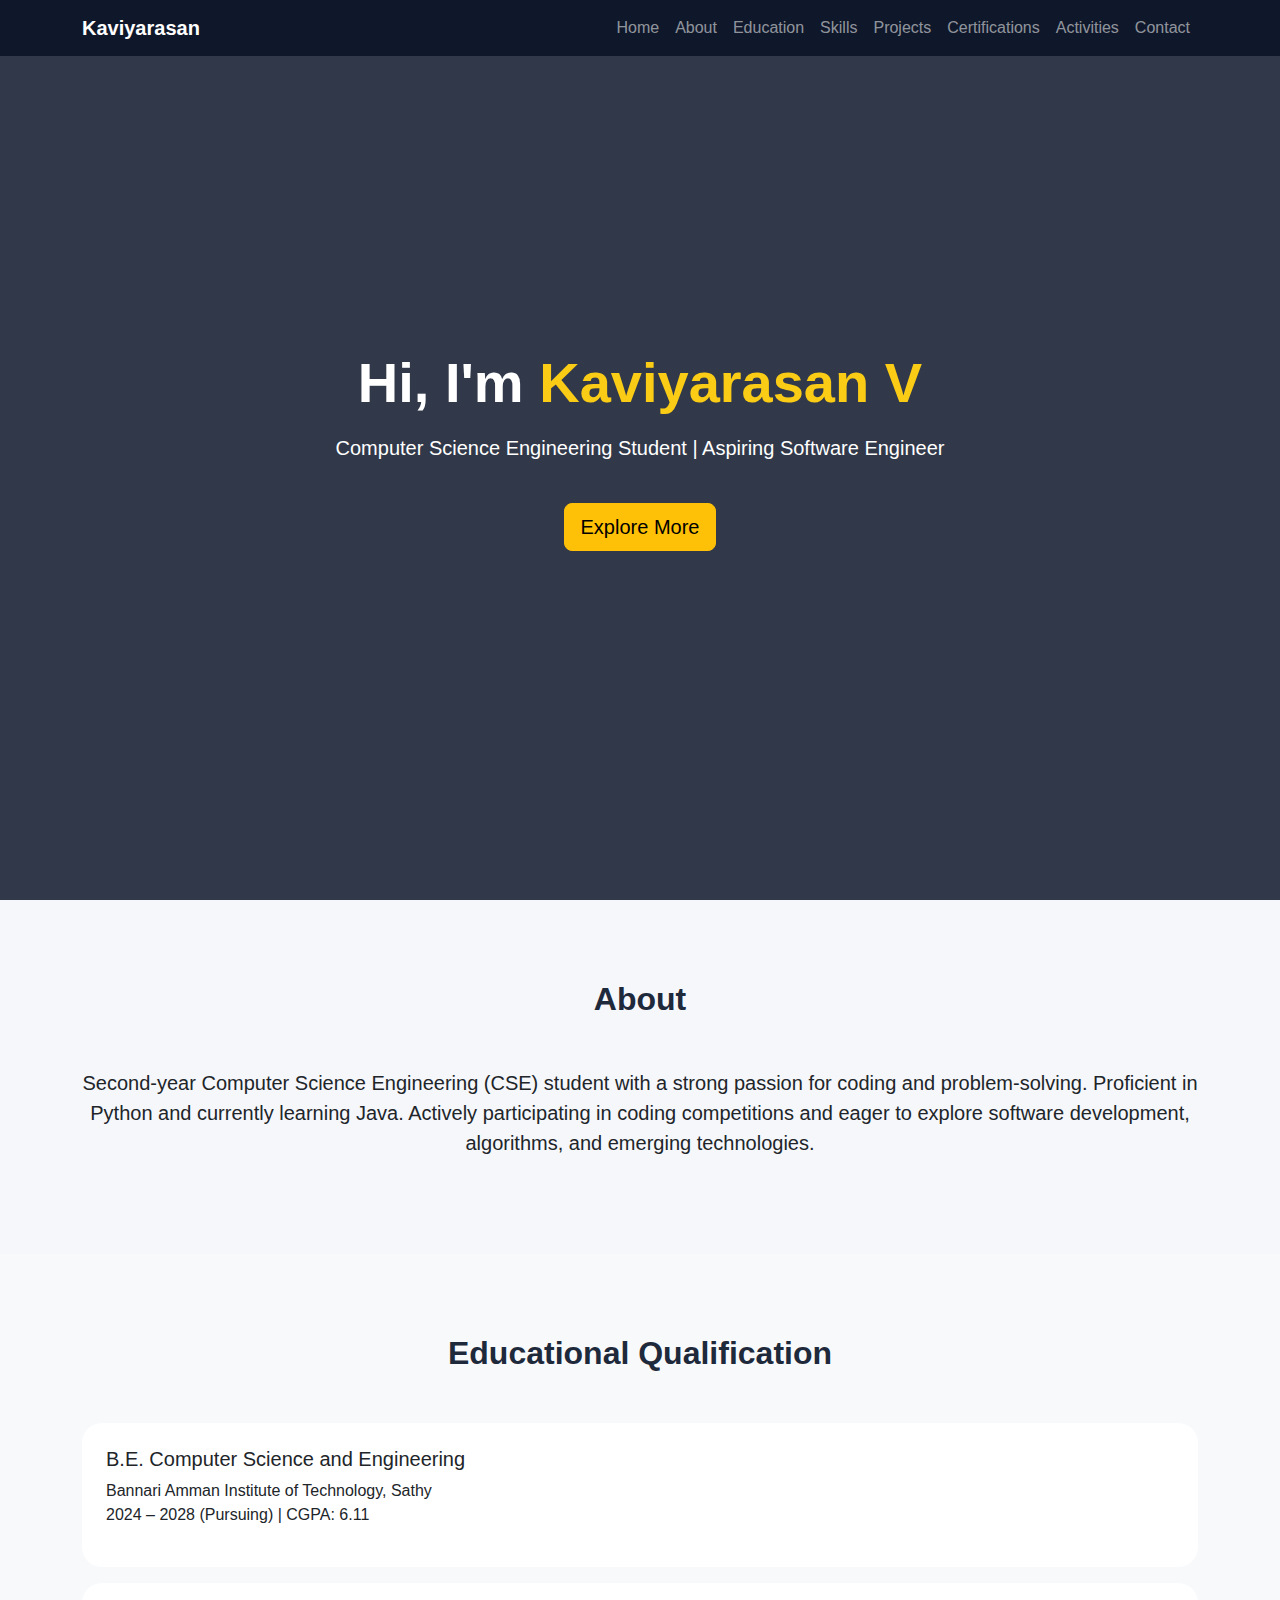
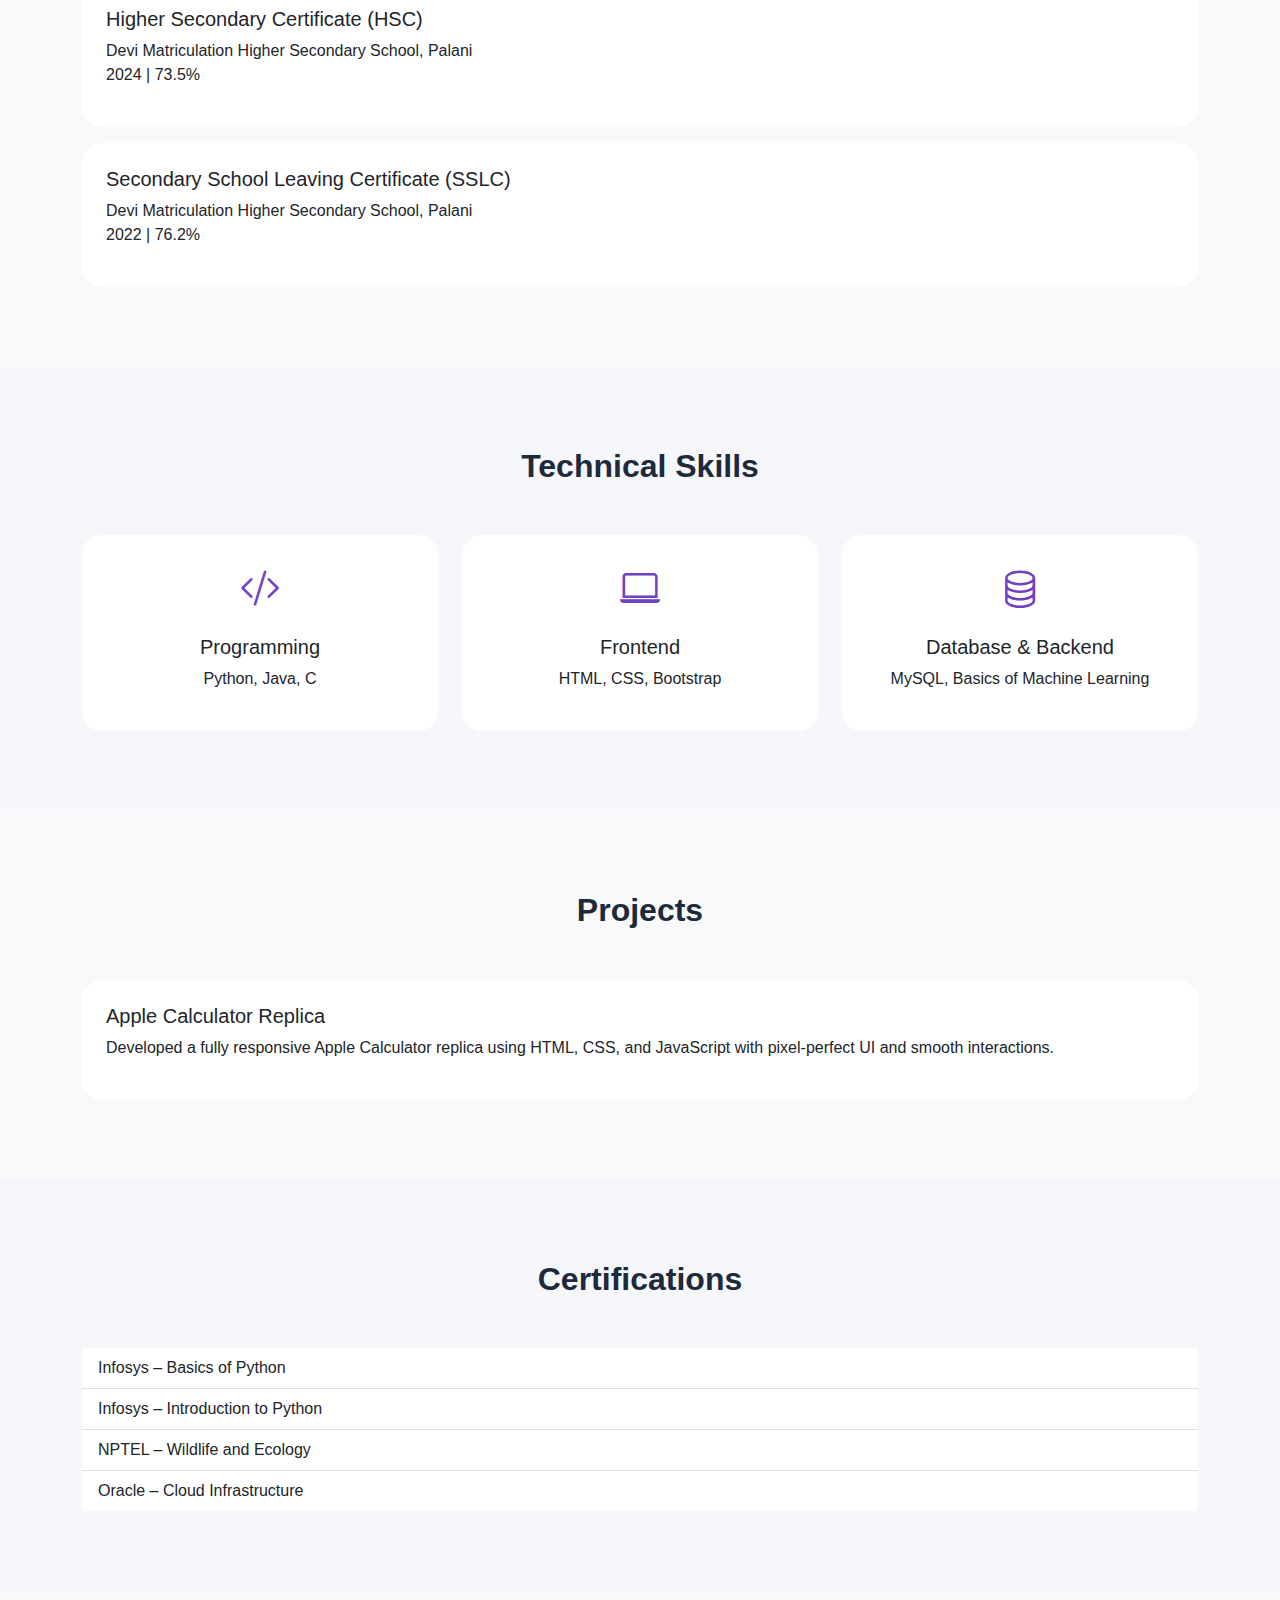
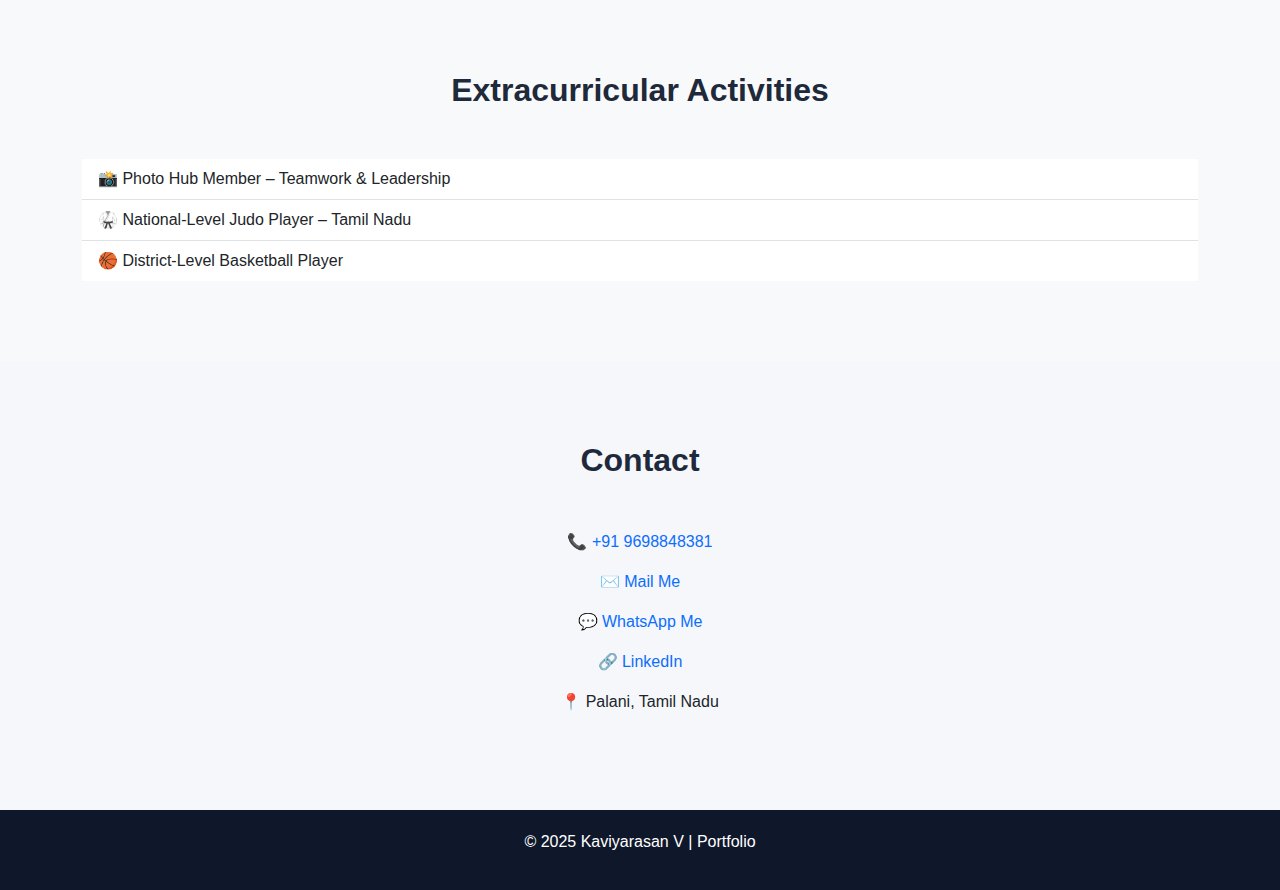
<file: index.html>
<!DOCTYPE html>
<html lang="en">
<head>
<meta charset="UTF-8">
<title>Kaviyarasan V | Portfolio</title>
<meta name="viewport" content="width=device-width, initial-scale=1.0">

<!-- Bootstrap -->
<link href="https://cdn.jsdelivr.net/npm/bootstrap@5.3.2/dist/css/bootstrap.min.css" rel="stylesheet">

<!-- Icons -->
<link href="https://cdn.jsdelivr.net/npm/bootstrap-icons/font/bootstrap-icons.css" rel="stylesheet">

<!-- Custom CSS -->
<link rel="stylesheet" href="style.css">
</head>

<body>

<!-- NAVBAR -->
<nav class="navbar navbar-expand-lg navbar-dark fixed-top">
  <div class="container">
    <a class="navbar-brand fw-bold" href="#">Kaviyarasan</a>
    <button class="navbar-toggler" data-bs-toggle="collapse" data-bs-target="#menu">
      <span class="navbar-toggler-icon"></span>
    </button>
    <div class="collapse navbar-collapse" id="menu">
      <ul class="navbar-nav ms-auto">
        <li class="nav-item"><a class="nav-link" href="#home">Home</a></li>
        <li class="nav-item"><a class="nav-link" href="#about">About</a></li>
        <li class="nav-item"><a class="nav-link" href="#education">Education</a></li>
        <li class="nav-item"><a class="nav-link" href="#skills">Skills</a></li>
        <li class="nav-item"><a class="nav-link" href="#projects">Projects</a></li>
        <li class="nav-item"><a class="nav-link" href="#certifications">Certifications</a></li>
        <li class="nav-item"><a class="nav-link" href="#achievements">Activities</a></li>
        <li class="nav-item"><a class="nav-link" href="#contact">Contact</a></li>
      </ul>
    </div>
  </div>
</nav>

<!-- HERO -->
<section id="home" class="hero">
  <div class="container text-center">
    <h1 class="display-4 fw-bold">
      Hi, I'm <span>Kaviyarasan V</span>
    </h1>
    <p class="lead mt-3">
      Computer Science Engineering Student | Aspiring Software Engineer
    </p>
    <a href="#about" class="btn btn-warning btn-lg mt-4">Explore More</a>
  </div>
</section>

<!-- ABOUT -->
<section id="about">
  <div class="container">
    <div class="section-title">
      <h2>About</h2>
    </div>
    <p class="text-center fs-5">
      Second-year Computer Science Engineering (CSE) student with a strong passion
      for coding and problem-solving. Proficient in Python and currently learning Java.
      Actively participating in coding competitions and eager to explore software
      development, algorithms, and emerging technologies.
    </p>
  </div>
</section>

<!-- EDUCATION -->
<section id="education" class="bg-light">
  <div class="container">
    <div class="section-title">
      <h2>Educational Qualification</h2>
    </div>

    <div class="card p-4 mb-3">
      <h5>B.E. Computer Science and Engineering</h5>
      <p>Bannari Amman Institute of Technology, Sathy<br>
      2024 – 2028 (Pursuing) | CGPA: 6.11</p>
    </div>

    <div class="card p-4 mb-3">
      <h5>Higher Secondary Certificate (HSC)</h5>
      <p>Devi Matriculation Higher Secondary School, Palani<br>
      2024 | 73.5%</p>
    </div>

    <div class="card p-4">
      <h5>Secondary School Leaving Certificate (SSLC)</h5>
      <p>Devi Matriculation Higher Secondary School, Palani<br>
      2022 | 76.2%</p>
    </div>
  </div>
</section>

<!-- SKILLS -->
<section id="skills">
  <div class="container">
    <div class="section-title">
      <h2>Technical Skills</h2>
    </div>

    <div class="row g-4">
      <div class="col-md-4">
        <div class="card p-4 text-center">
          <i class="bi bi-code-slash skill-icon"></i>
          <h5 class="mt-3">Programming</h5>
          <p>Python, Java, C</p>
        </div>
      </div>

      <div class="col-md-4">
        <div class="card p-4 text-center">
          <i class="bi bi-laptop skill-icon"></i>
          <h5 class="mt-3">Frontend</h5>
          <p>HTML, CSS, Bootstrap</p>
        </div>
      </div>

      <div class="col-md-4">
        <div class="card p-4 text-center">
          <i class="bi bi-database skill-icon"></i>
          <h5 class="mt-3">Database & Backend</h5>
          <p>MySQL, Basics of Machine Learning</p>
        </div>
      </div>
    </div>
  </div>
</section>

<!-- PROJECTS -->
<section id="projects" class="bg-light">
  <div class="container">
    <div class="section-title">
      <h2>Projects</h2>
    </div>

    <div class="card p-4">
      <h5>Apple Calculator Replica</h5>
      <p>
        Developed a fully responsive Apple Calculator replica using HTML, CSS,
        and JavaScript with pixel-perfect UI and smooth interactions.
      </p>
    </div>
  </div>
</section>

<!-- CERTIFICATIONS -->
<section id="certifications">
  <div class="container">
    <div class="section-title">
      <h2>Certifications</h2>
    </div>

    <ul class="list-group list-group-flush">
      <li class="list-group-item">Infosys – Basics of Python</li>
      <li class="list-group-item">Infosys – Introduction to Python</li>
      <li class="list-group-item">NPTEL – Wildlife and Ecology</li>
      <li class="list-group-item">Oracle – Cloud Infrastructure</li>
    </ul>
  </div>
</section>

<!-- ACTIVITIES -->
<section id="achievements" class="bg-light">
  <div class="container">
    <div class="section-title">
      <h2>Extracurricular Activities</h2>
    </div>

    <ul class="list-group list-group-flush">
      <li class="list-group-item">📸 Photo Hub Member – Teamwork & Leadership</li>
      <li class="list-group-item">🥋 National-Level Judo Player – Tamil Nadu</li>
      <li class="list-group-item">🏀 District-Level Basketball Player</li>
    </ul>
  </div>
</section>

<!-- CONTACT -->
<section id="contact">
  <div class="container text-center">
    <div class="section-title">
      <h2>Contact</h2>
    </div>

    <p>📞 <a href="tel:+919698848381">+91 9698848381</a></p>
    <p>✉️ <a href="mailto:kaviyarasanv2306@gmail.com">Mail Me</a></p>
    <p>💬 <a href="https://wa.me/919698848381" target="_blank">WhatsApp Me</a></p>
    <p>🔗 <a href="https://www.linkedin.com/in/kaviyasan23" target="_blank">LinkedIn</a></p>
    <p>📍 Palani, Tamil Nadu</p>
  </div>
</section>

<footer>
  <p>© 2025 Kaviyarasan V | Portfolio</p>
</footer>

<script src="https://cdn.jsdelivr.net/npm/bootstrap@5.3.2/dist/js/bootstrap.bundle.min.js"></script>
</body>
</html>
</file>
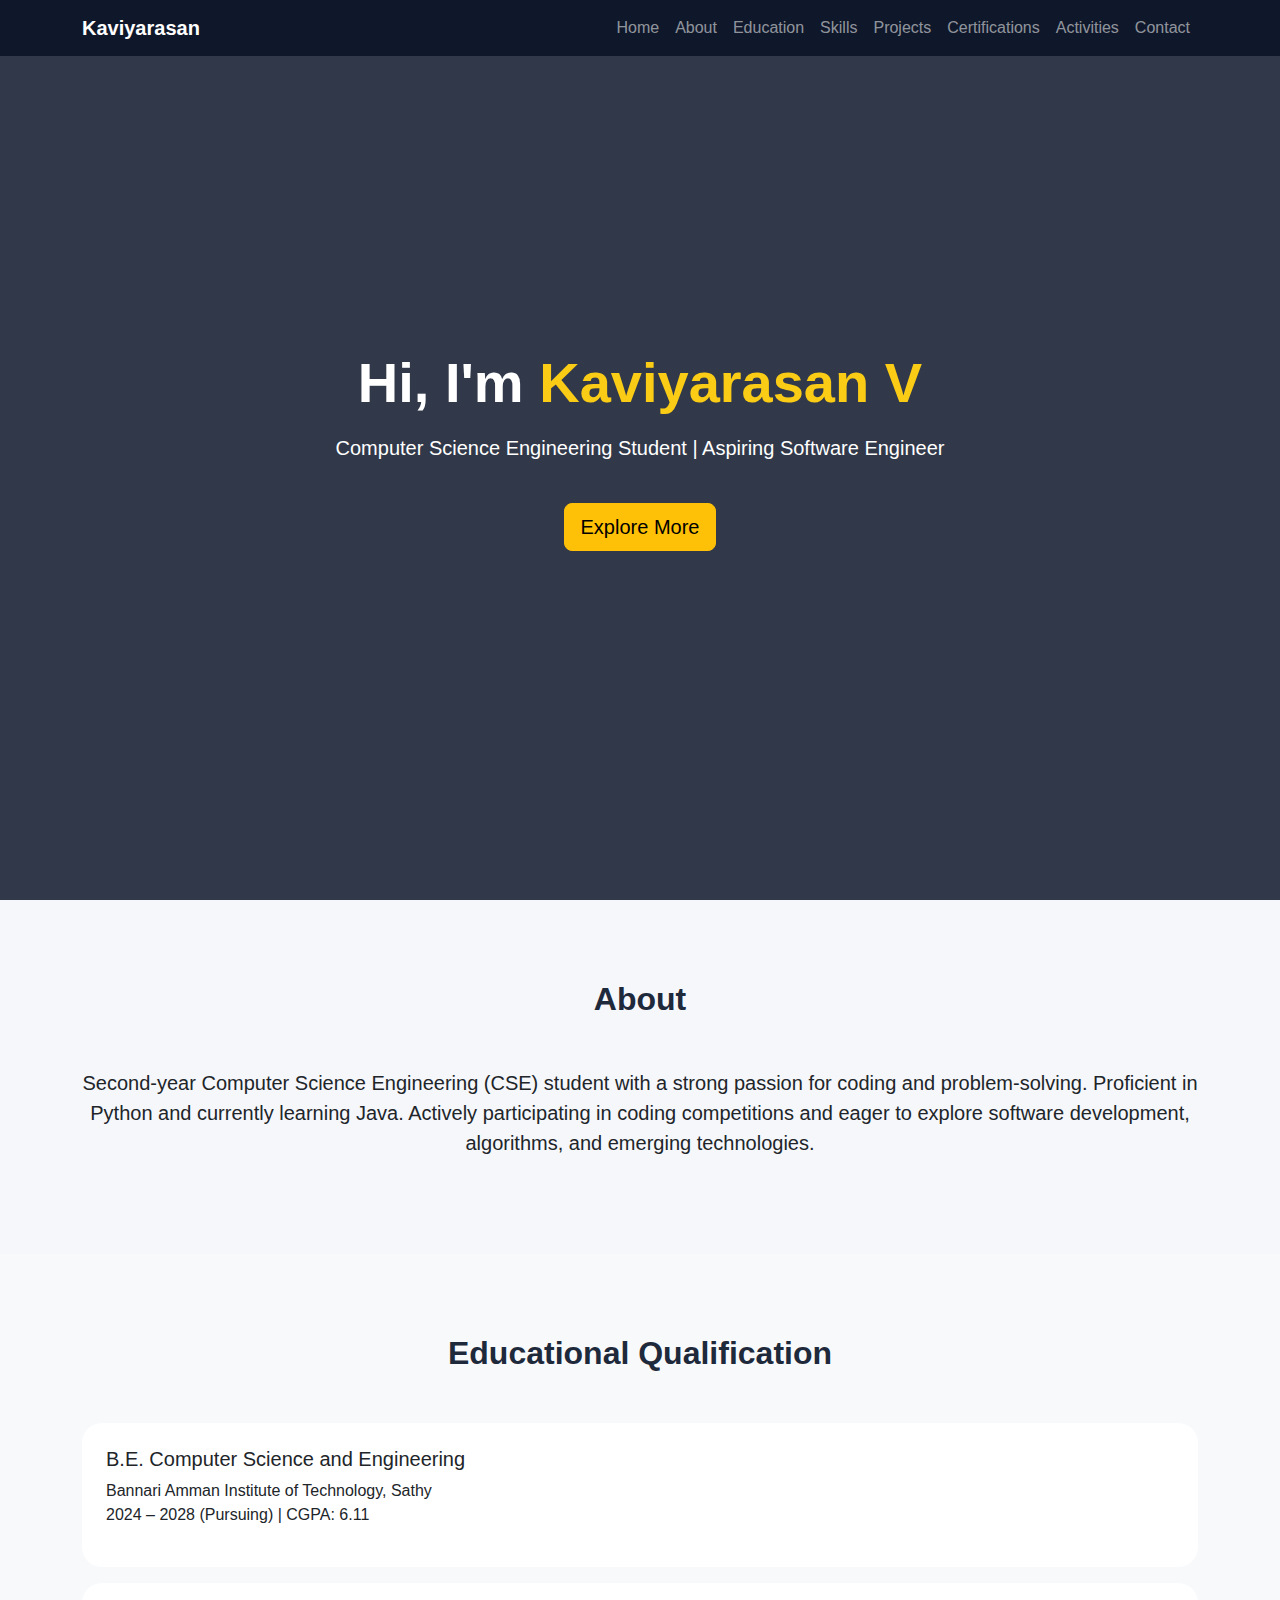
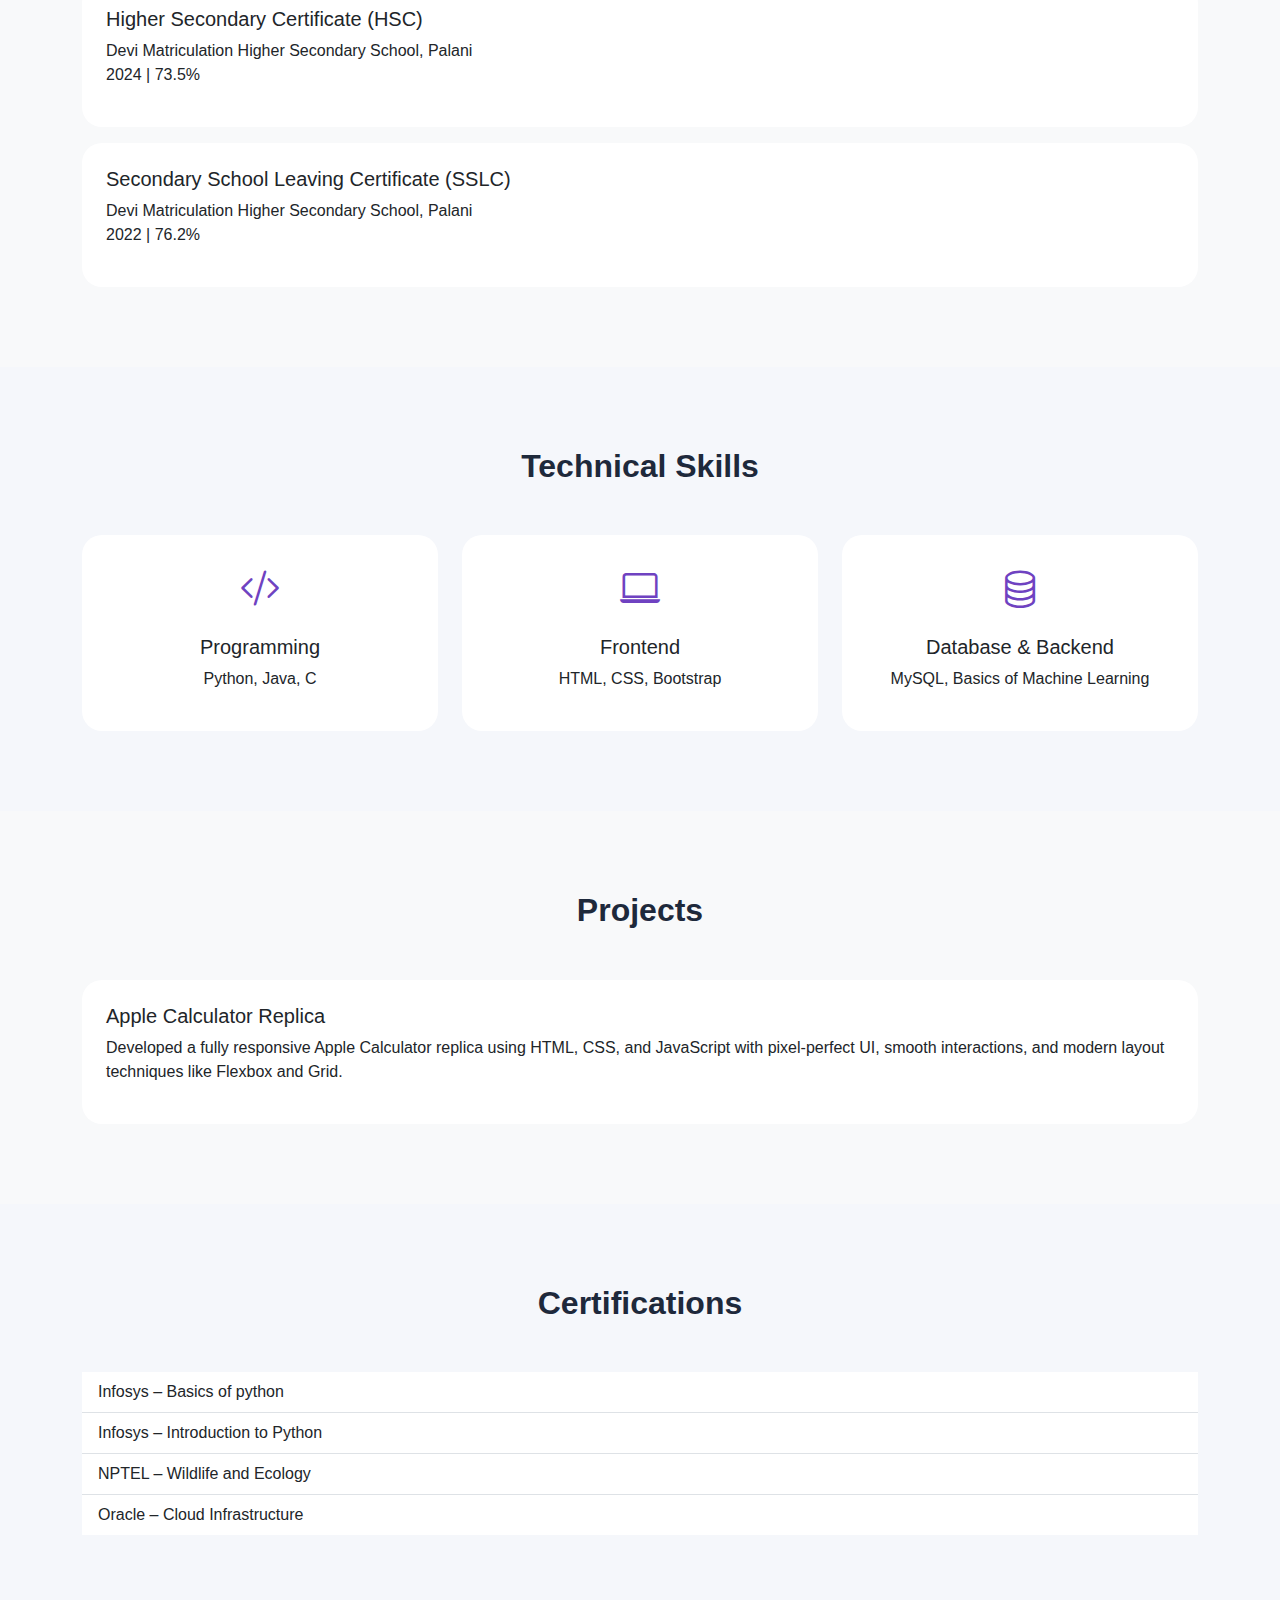
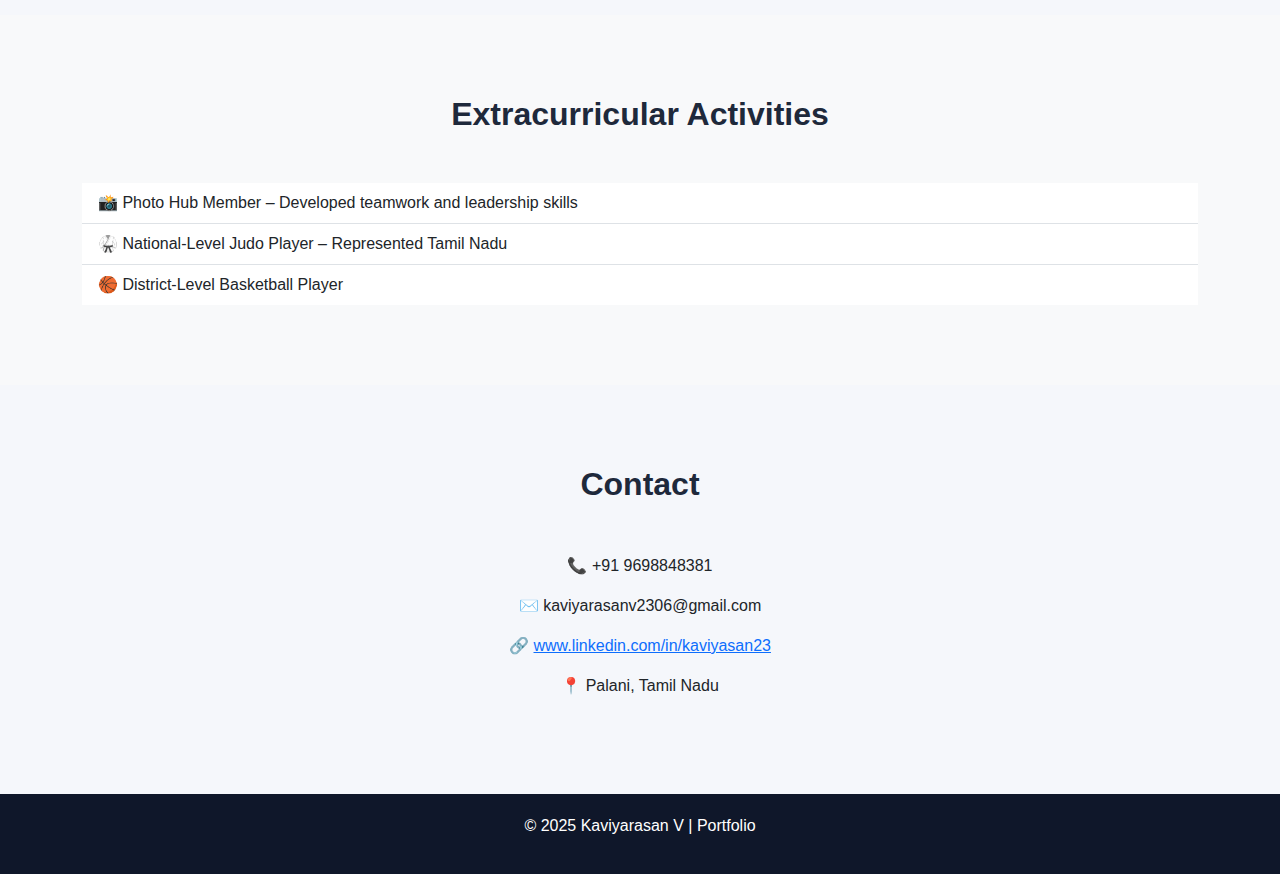
<file: PORTFOLIO 1.html>
<!DOCTYPE html>
<html lang="en">
<head>
<meta charset="UTF-8">
<title>Kaviyarasan V | Portfolio</title>
<meta name="viewport" content="width=device-width, initial-scale=1.0">

<!-- Bootstrap -->
<link href="https://cdn.jsdelivr.net/npm/bootstrap@5.3.2/dist/css/bootstrap.min.css" rel="stylesheet">

<!-- Icons -->
<link href="https://cdn.jsdelivr.net/npm/bootstrap-icons/font/bootstrap-icons.css" rel="stylesheet">

<style>
body {
  scroll-behavior: smooth;
  font-family: 'Segoe UI', sans-serif;
  background: #f5f7fb;
}

/* Navbar */
.navbar {
  background: #0f172a;
}

/* Hero with Coding Background */
.hero {
  min-height: 100vh;
  background:
    linear-gradient(rgba(15,23,42,0.85), rgba(15,23,42,0.85)),
    url("https://images.unsplash.com/photo-1515879218367-8466d910aaa4");
  background-size: cover;
  background-position: center;
  background-attachment: fixed;
  color: #fff;
  display: flex;
  align-items: center;
  text-align: center;
}
.hero h1 span {
  color: #facc15;
}

/* Sections */
section {
  padding: 80px 0;
}
.section-title {
  text-align: center;
  margin-bottom: 50px;
}
.section-title h2 {
  font-weight: bold;
  color: #1e293b;
}

/* Cards */
.card {
  border: none;
  border-radius: 20px;
  transition: 0.3s;
}
.card:hover {
  transform: translateY(-10px);
  box-shadow: 0 15px 30px rgba(0,0,0,0.15);
}

/* Icons */
.skill-icon {
  font-size: 40px;
  color: #6f42c1;
}

/* Footer */
footer {
  background: #0f172a;
  color: #fff;
  text-align: center;
  padding: 20px;
}
</style>
</head>

<body>

<!-- NAVBAR -->
<nav class="navbar navbar-expand-lg navbar-dark fixed-top">
  <div class="container">
    <a class="navbar-brand fw-bold" href="#">Kaviyarasan</a>
    <button class="navbar-toggler" data-bs-toggle="collapse" data-bs-target="#menu">
      <span class="navbar-toggler-icon"></span>
    </button>
    <div class="collapse navbar-collapse" id="menu">
      <ul class="navbar-nav ms-auto">
        <li class="nav-item"><a class="nav-link" href="#home">Home</a></li>
        <li class="nav-item"><a class="nav-link" href="#about">About</a></li>
        <li class="nav-item"><a class="nav-link" href="#education">Education</a></li>
        <li class="nav-item"><a class="nav-link" href="#skills">Skills</a></li>
        <li class="nav-item"><a class="nav-link" href="#projects">Projects</a></li>
        <li class="nav-item"><a class="nav-link" href="#certifications">Certifications</a></li>
        <li class="nav-item"><a class="nav-link" href="#achievements">Activities</a></li>
        <li class="nav-item"><a class="nav-link" href="#contact">Contact</a></li>
      </ul>
    </div>
  </div>
</nav>

<!-- HERO -->
<section id="home" class="hero">
  <div class="container">
    <h1 class="display-4 fw-bold">
      Hi, I'm <span>Kaviyarasan V</span>
    </h1>
    <p class="lead mt-3">
      Computer Science Engineering Student | Aspiring Software Engineer
    </p>
    <a href="#about" class="btn btn-warning btn-lg mt-4">Explore More</a>
  </div>
</section>

<!-- ABOUT (FIRST HEADING) -->
<section id="about">
  <div class="container">
    <div class="section-title">
      <h2>About</h2>
    </div>
    <p class="text-center fs-5">
      Second-year Computer Science Engineering (CSE) student with a strong passion
      for coding and problem-solving. Proficient in Python and currently learning Java.
      Actively participating in coding competitions and eager to explore software
      development, algorithms, and emerging technologies.
    </p>
  </div>
</section>

<!-- EDUCATION -->
<section id="education" class="bg-light">
  <div class="container">
    <div class="section-title">
      <h2>Educational Qualification</h2>
    </div>

    <div class="card p-4 mb-3">
      <h5>B.E. Computer Science and Engineering</h5>
      <p>Bannari Amman Institute of Technology, Sathy<br>
      2024 – 2028 (Pursuing) | CGPA: 6.11</p>
    </div>

    <div class="card p-4 mb-3">
      <h5>Higher Secondary Certificate (HSC)</h5>
      <p>Devi Matriculation Higher Secondary School, Palani<br>
      2024 | 73.5%</p>
    </div>

    <div class="card p-4">
      <h5>Secondary School Leaving Certificate (SSLC)</h5>
      <p>Devi Matriculation Higher Secondary School, Palani<br>
      2022 | 76.2%</p>
    </div>
  </div>
</section>

<!-- SKILLS -->
<section id="skills">
  <div class="container">
    <div class="section-title">
      <h2>Technical Skills</h2>
    </div>

    <div class="row g-4">
      <div class="col-md-4">
        <div class="card p-4 text-center">
          <i class="bi bi-code-slash skill-icon"></i>
          <h5 class="mt-3">Programming</h5>
          <p>Python, Java, C</p>
        </div>
      </div>

      <div class="col-md-4">
        <div class="card p-4 text-center">
          <i class="bi bi-laptop skill-icon"></i>
          <h5 class="mt-3">Frontend</h5>
          <p>HTML, CSS, Bootstrap</p>
        </div>
      </div>

      <div class="col-md-4">
        <div class="card p-4 text-center">
          <i class="bi bi-database skill-icon"></i>
          <h5 class="mt-3">Database & Backend</h5>
          <p>MySQL, Basics of Machine Learning</p>
        </div>
      </div>
    </div>
  </div>
</section>

<!-- PROJECTS -->
<section id="projects" class="bg-light">
  <div class="container">
    <div class="section-title">
      <h2>Projects</h2>
    </div>

    <div class="card p-4">
      <h5>Apple Calculator Replica</h5>
      <p>
        Developed a fully responsive Apple Calculator replica using HTML, CSS,
        and JavaScript with pixel-perfect UI, smooth interactions, and modern
        layout techniques like Flexbox and Grid.
      </p>
    </div>
  </div>
</section>

<!-- CERTIFICATIONS -->
<section id="certifications">
  <div class="container">
    <div class="section-title">
      <h2>Certifications</h2>
    </div>

    <ul class="list-group list-group-flush">
      <li class="list-group-item">Infosys – Basics of python</li>
      <li class="list-group-item">Infosys – Introduction to Python</li>
      <li class="list-group-item">NPTEL – Wildlife and Ecology</li>
      <li class="list-group-item">Oracle – Cloud Infrastructure</li>
    </ul>
  </div>
</section>

<!-- ACTIVITIES -->
<section id="achievements" class="bg-light">
  <div class="container">
    <div class="section-title">
      <h2>Extracurricular Activities</h2>
    </div>

    <ul class="list-group list-group-flush">
      <li class="list-group-item">📸 Photo Hub Member – Developed teamwork and leadership skills</li>
      <li class="list-group-item">🥋 National-Level Judo Player – Represented Tamil Nadu</li>
      <li class="list-group-item">🏀 District-Level Basketball Player</li>
    </ul>
  </div>
</section>

<!-- CONTACT -->
<section id="contact">
  <div class="container text-center">
    <div class="section-title">
      <h2>Contact</h2>
    </div>

    <p>📞 +91 9698848381</p>
    <p>✉️ kaviyarasanv2306@gmail.com</p>
    <p>
      🔗 <a href="https://www.linkedin.com/in/kaviyasan23" target="_blank">
      www.linkedin.com/in/kaviyasan23
      </a>
    </p>
    <p>📍 Palani, Tamil Nadu</p>
  </div>
</section>

<footer>
  <p>© 2025 Kaviyarasan V | Portfolio</p>
</footer>

<script src="https://cdn.jsdelivr.net/npm/bootstrap@5.3.2/dist/js/bootstrap.bundle.min.js"></script>
</body>
</html>
</file>
<file: style.css>
body {
  scroll-behavior: smooth;
  font-family: 'Segoe UI', sans-serif;
  background: #f5f7fb;
}

/* Navbar */
.navbar {
  background: #0f172a;
}

/* Hero Section */
.hero {
  min-height: 100vh;
  background:
    linear-gradient(rgba(15,23,42,0.85), rgba(15,23,42,0.85)),
    url("https://images.unsplash.com/photo-1515879218367-8466d910aaa4");
  background-size: cover;
  background-position: center;
  background-attachment: fixed;
  color: #fff;
  display: flex;
  align-items: center;
  text-align: center;
}

.hero h1 span {
  color: #facc15;
}

/* Sections */
section {
  padding: 80px 0;
}

.section-title {
  text-align: center;
  margin-bottom: 50px;
}

.section-title h2 {
  font-weight: bold;
  color: #1e293b;
}

/* Cards */
.card {
  border: none;
  border-radius: 20px;
  transition: 0.3s;
}

.card:hover {
  transform: translateY(-10px);
  box-shadow: 0 15px 30px rgba(0,0,0,0.15);
}

/* Icons */
.skill-icon {
  font-size: 40px;
  color: #6f42c1;
}

/* Footer */
footer {
  background: #0f172a;
  color: #fff;
  text-align: center;
  padding: 20px;
}

a {
  text-decoration: none;
}
</file>
